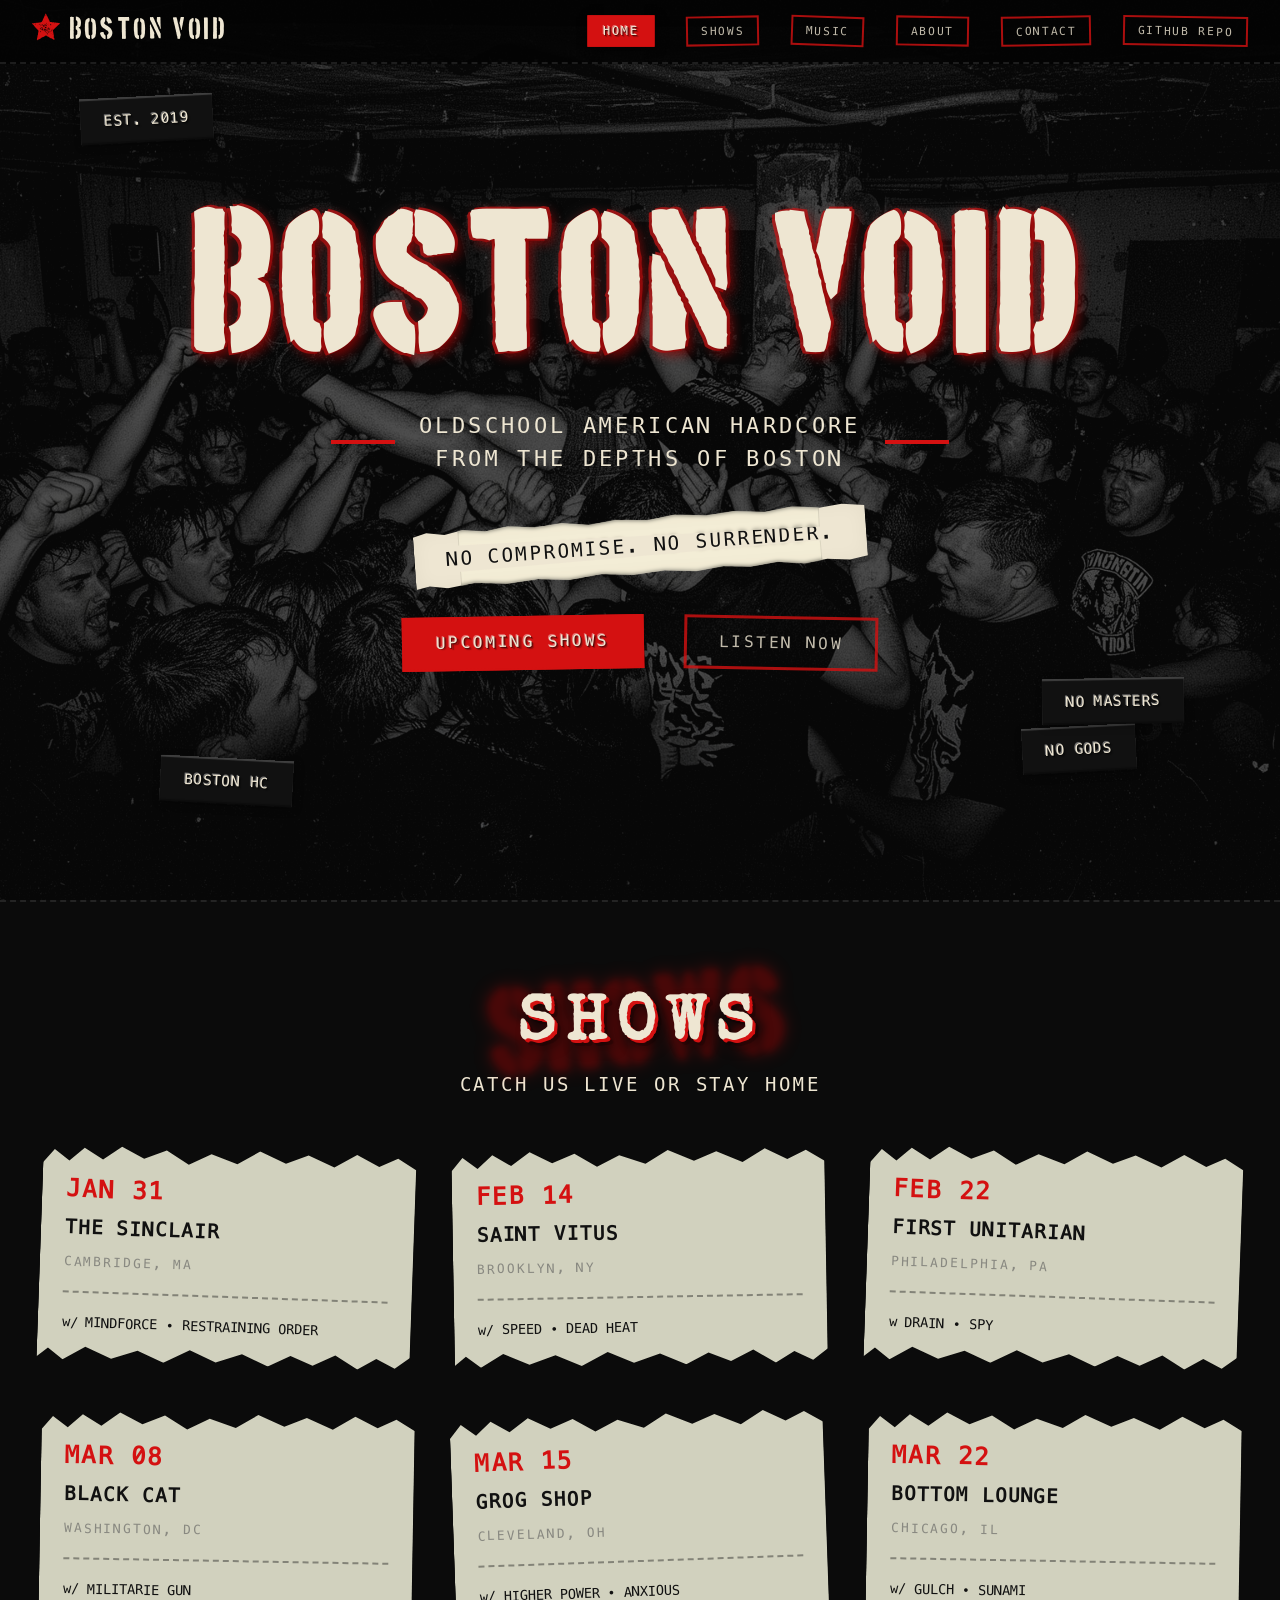
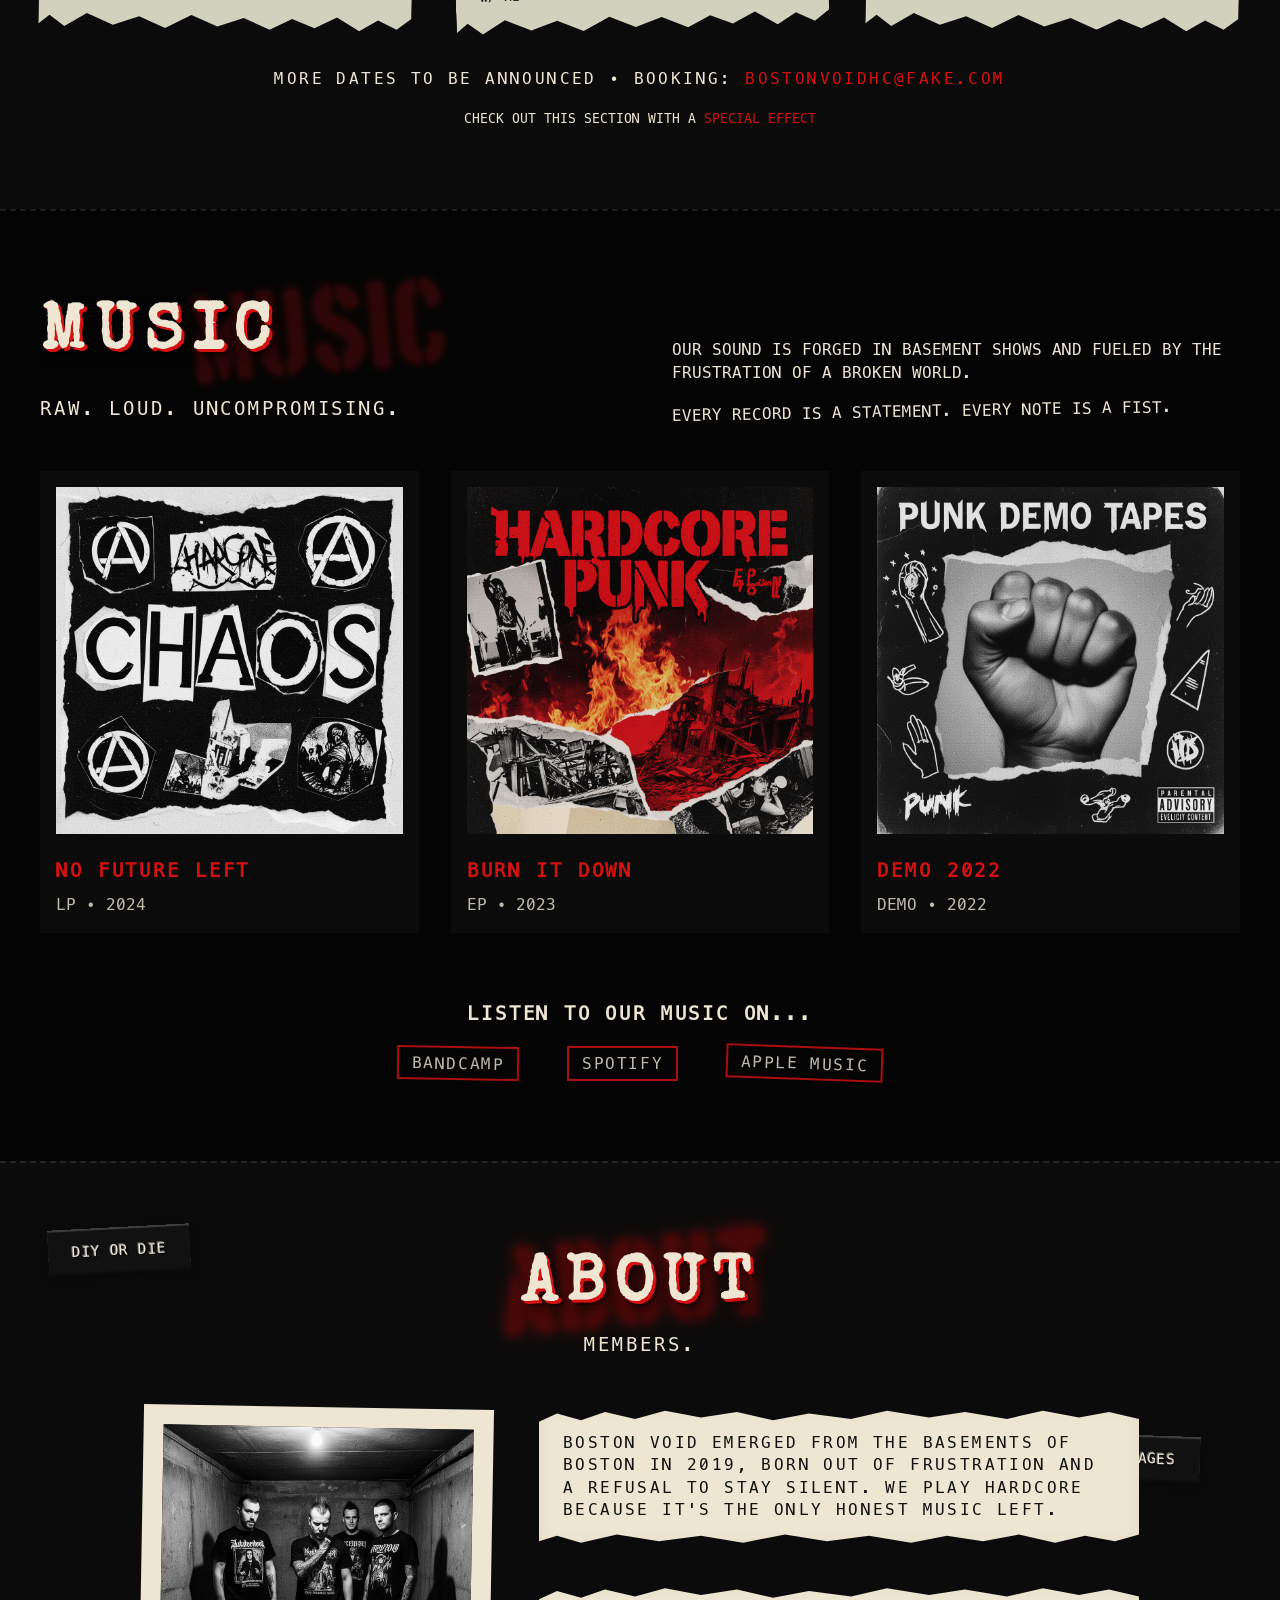
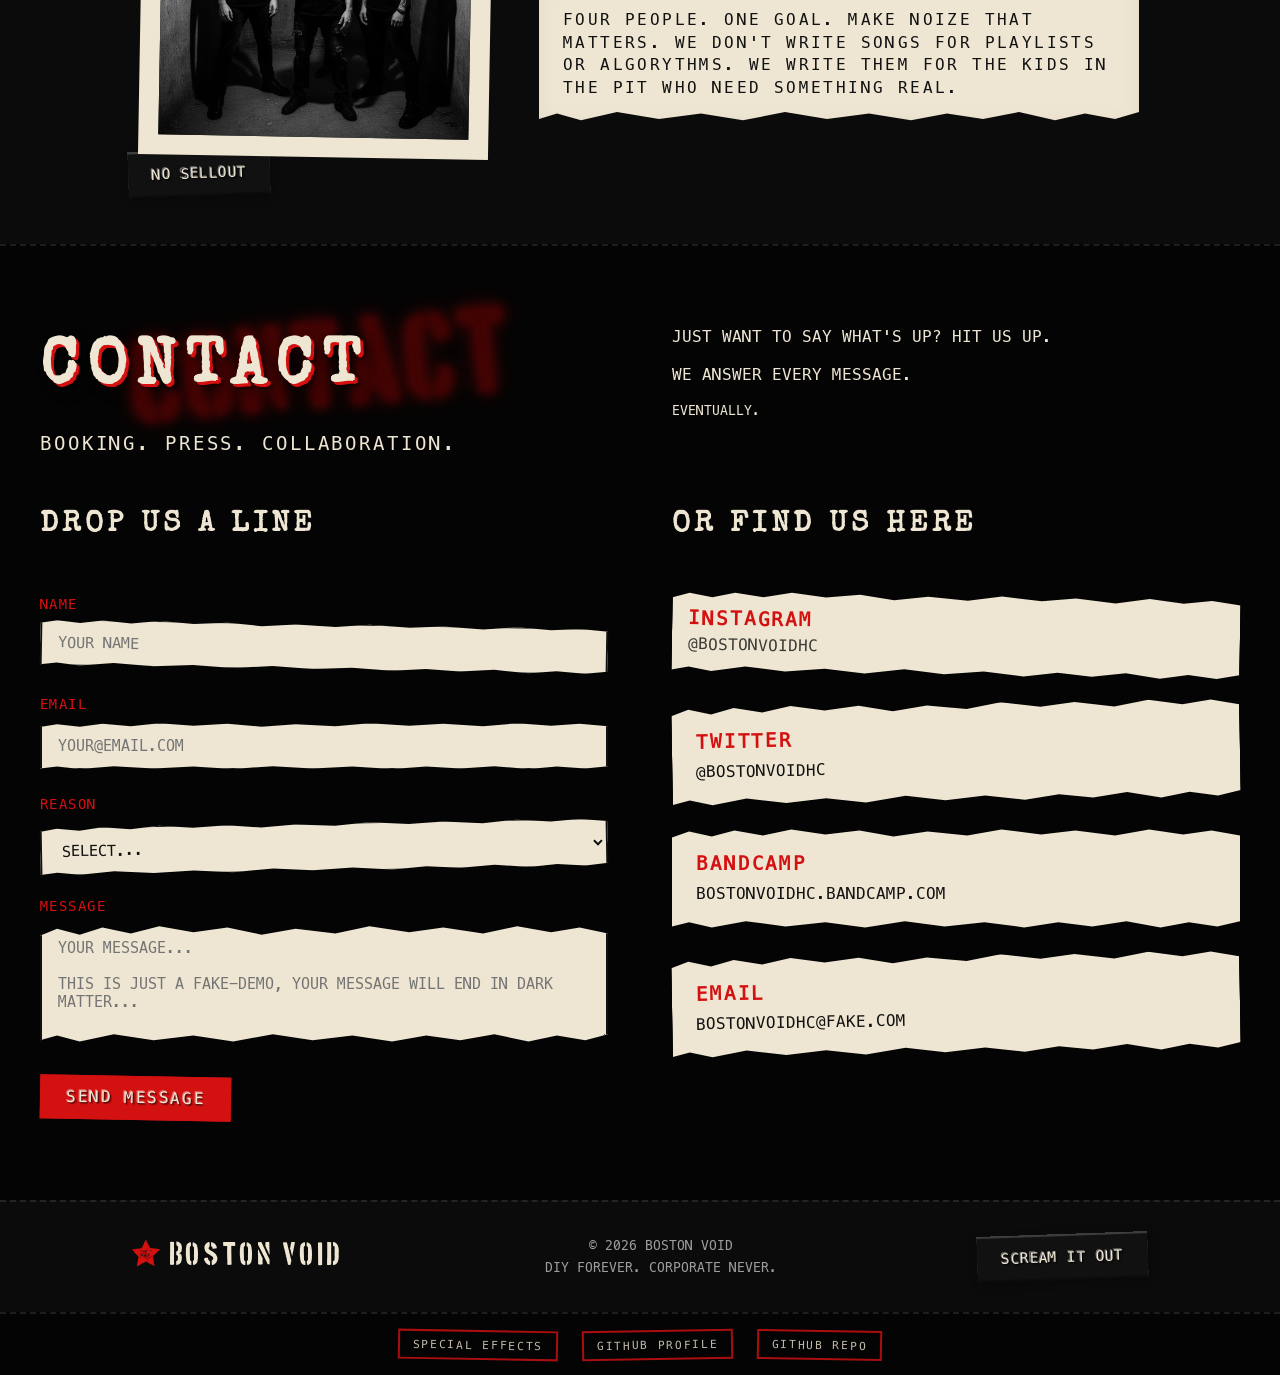
<file: index.html>
<!doctype html>
<html lang="en">

    <head>
        <meta charset="UTF-8">
        <meta name="viewport" content="width=device-width, initial-scale=1.0">
        <title>Boston Void | No Compromise - No Surrender</title>

        <link rel="icon" href="assets/images/favicon.svg" type="image/svg+xml">
        <link rel="icon" href="assets/images/favicon.png" type="image/png">

        <link rel="preload" href="assets/fonts/fira-mono-regular.woff2" as="font" type="font/woff2" crossorigin>
        <link rel="preload" href="assets/fonts/special-elite-regular.woff2" as="font" type="font/woff2" crossorigin>
        <link rel="preload" href="assets/fonts/boston-traffic.woff2" as="font" type="font/woff2" crossorigin>

        <link rel="stylesheet" href="assets/css/style.css">
        <link rel="stylesheet" href="assets/css/variables.css">
        <link rel="stylesheet" href="assets/css/fonts.css">
        <link rel="stylesheet" href="assets/css/sections.css">
        <link rel="stylesheet" href="assets/css/components.css">
        <link rel="stylesheet" href="assets/css/utilities.css">
    </head>

    <body>

        <!-- Navigation -->
        <header>
            <nav class="nav upper">
                <div class="nav-inner">
                    <a href="#home" class="logo">
                        <img src="assets/images/favicon.svg" alt="Boston Void Logo" class="logo-icon">
                        <span>Boston Void</span>
                    </a>

                    <button class="nav-toggle" aria-label="Toggle menu" aria-expanded="false"></button>

                    <ul class="nav-links">
                        <a class="stamp-mini rotate-1 nav-link active" href="#home">Home</a>
                        <li><a class="stamp-mini rotate-n1 nav-link" href="#shows">Shows</a></li>
                        <li><a class="stamp-mini rotate-2 nav-link" href="#music">Music</a></li>
                        <li><a class="stamp-mini nav-link rotate-1" href="#about">About</a></li>
                        <li><a class="stamp-mini rotate-n1 nav-link" href="#contact">Contact</a></li>
                        <li><a href="https://github.com/dontdevpanic/boston-void" target="_blank"
                                class="stamp-mini rotate-1">GitHub
                                Repo</a></li>
                    </ul>
                </div>
            </nav>
        </header>

        <main>
            <!-- HERO SECTION -->
            <section id="home" class="hero">

                <div class="hero-bg"></div>

                <div class="hero-tag tag-embossed est rotate-n3">
                    <span>Est. 2019</span>
                </div>
                <div class="hero-stamp tag tag-embossed rotate-n3">
                    <span>No gods</span>
                </div>
                <div class="hero-stamp-2 tag tag-embossed rotate-n1">
                    <span>no masters</span>
                </div>
                <div class="hero-tag tag-embossed boston rotate-3">
                    <span>Boston HC</span>
                </div>

                <div class="hero-center">

                    <h1 class="hero-bandname">
                        <span class="glitch" data-text="BOSTON VOID">
                            <span class="glitch-text">BOSTON VOID</span>
                        </span>
                    </h1>

                    <h2 class="hero-subline upper flex align-center justify-center gap-md">
                        <span class="divider" aria-hidden="true"></span>
                        <span>Oldschool american hardcore <br> from the depths of Boston</span>
                        <span class="divider" aria-hidden="true"></span>
                    </h2>

                    <div class="hero-claim torn upper">
                        <p>
                            No Compromise.
                            No Surrender.
                        </p>
                    </div>

                    <div class="hero-buttons flex justify-center gap-lg wrap upper">
                        <a href="#shows" class="btn btn-primary rotate-n1">
                            Upcoming Shows
                        </a>
                        <a href="#music" class="btn btn-secondary rotate-1">
                            Listen Now
                        </a>
                    </div>

                </div>
            </section>

            <!-- SHOWS SECTION -->
            <section id="shows" class="section dashed-border">
                <div class="container">

                    <div class="graffiti-heading">
                        <h2 class="section-title">Shows</h2>
                        <div class="spray-effect spray-medium" aria-hidden="true">SHOWS</div>
                    </div>

                    <p class="subtitle">Catch us live or stay home</p>

                    <div class="grid gap-lg">
                        <div class="show torn bg-paper rotate-2">
                            <strong class="show-date">Jan 31</strong>
                            <div class="show-venue">The Sinclair</div>
                            <small class="show-location muted">Cambridge, MA</small>
                            <hr class="show-divider">
                            <em class="show-support"><span class="lower">w</span>/ Mindforce • Restraining Order</em>
                        </div>

                        <div class="show torn bg-paper rotate-n1">
                            <strong class="show-date">Feb 14</strong>
                            <div class="show-venue">Saint Vitus</div>
                            <small class="show-location muted">Brooklyn, NY</small>
                            <hr class="show-divider">
                            <em class="show-support"><span class="lower">w</span>/ Speed • Dead Heat</em>
                        </div>

                        <div class="show torn bg-paper rotate-2">
                            <strong class="show-date">Feb 22</strong>
                            <div class="show-venue">First Unitarian</div>
                            <small class="show-location muted">Philadelphia, PA</small>
                            <hr class="show-divider">
                            <em class="show-support"><span class="lower">w</span> Drain • Spy</em>
                        </div>

                        <div class="show torn bg-paper rotate-1">
                            <strong class="show-date">Mar 08</strong>
                            <div class="show-venue">Black CAt</div>
                            <small class="show-location muted">Washington, DC</small>
                            <hr class="show-divider">
                            <em class="show-support"><span class="lower">w</span>/ Militarie Gun</em>
                        </div>

                        <div class="show torn bg-paper rotate-n2">
                            <strong class="show-date">Mar 15</strong>
                            <div class="show-venue">Grog Shop</div>
                            <small class="show-location muted">Cleveland, OH</small>
                            <hr class="show-divider">
                            <em class="show-support"><span class="lower">w</span>/ Higher Power • Anxious</em>
                        </div>

                        <div class="show torn bg-paper rotate-1">
                            <strong class="show-date">Mar 22</strong>
                            <div class="show-venue">Bottom Lounge</div>
                            <small class="show-location muted">Chicago, IL</small>
                            <hr class="show-divider">
                            <em class="show-support"><span class="lower">w</span>/ Gulch • Sunami</em>
                        </div>
                    </div>

                    <p class="sections-footer center">
                        More dates to be announced • Booking:
                        <a href="mailto:bostonvoidhc@fake.com">bostonvoidhc@fake.com</a>
                    </p>

                    <small class="center mt-1">Check out this section with a <a href="special-effects.html">special
                            effect</a></small>
                </div>
            </section>

            <!-- MUSIC SECTION -->
            <section id="music" class="section bg-secondary music dashed-border">
                <div class="container">

                    <div class="grid-split align-center">
                        <div class="split-left">
                            <div class="graffiti-heading">
                                <h2 class="section-title left">Music</h2>
                                <div class="spray-effect spray-light" aria-hidden="true">MUSIC</div>
                            </div>
                            <p class="subtitle left">Raw. Loud. Uncompromising.</p>
                        </div>

                        <div class="split-right">
                            <p>Our sound is forged in basement shows and fueled by the
                                frustration of
                                a
                                broken world.
                            </p>
                            <p class="rotate-n1">Every record is a statement. Every note is a fist.</p>
                        </div>
                    </div>

                    <div class="card-container grid pb-2">

                        <div class="card flex col bg">
                            <img class="img-fluid" src="assets/images/album-1.jpg" alt="">
                            <strong class="card-title">No Future left</strong>
                            <p>LP • 2024</p>
                        </div>
                        <div class="card flex col bg">
                            <img class="img-fluid" src="assets/images/album-2.jpg" alt="">
                            <strong class="card-title">Burn it down</strong>
                            <p>EP • 2023</p>
                        </div>
                        <div class="card flex col bg">
                            <img class="img-fluid" src="assets/images/album-3.jpg" alt="">
                            <strong class="card-title">Demo 2022</strong>
                            <p>Demo • 2022</p>
                        </div>

                    </div>


                    <h3 class="sections-footer center">Listen to our Music on...</h3>

                    <ul class="flex row justify-center gap-xl mt-1">
                        <li><a class="stamp-button rotate-1" href="#">Bandcamp</a></li>
                        <li><a class="stamp-button" href="#">Spotify</a></li>
                        <li><a class="stamp-button rotate-2" href="#">Apple Music</a></li>
                    </ul>

                </div>
            </section>

            <!-- ABOUT SECTION -->
            <section id="about" class="section align-center about dashed-border">

                <div class="about-tags">
                    <div class="tag tag-embossed rotate-n3">
                        <span>DIY or die</span>
                    </div>
                    <div class="tag tag-embossed rotate-2">
                        <span>All Ages</span>
                    </div>
                    <div class="tag tag-embossed rotate-n2">
                        <span>No sellout</span>
                    </div>
                </div>

                <div class="container ">
                    <div class="graffiti-heading">
                        <h2 class="section-title">About</h2>
                        <div class="spray-effect spray-heavy" aria-hidden="true">ABOUT</div>
                    </div>
                    <p class="subtitle">Members.</p>

                    <div class="flex align-center justify-center gap-xl">

                        <div class="about-image align-center">
                            <img class="rotate-1" src="assets/images/band-photo.jpg"
                                alt="Image of Band Members Boston Void">
                        </div>
                        <div class="about-text">
                            <p class="statement left torn">
                                Boston Void emerged from the basements of Boston in 2019, born out of frustration and a
                                refusal to stay silent. We play Hardcore because it's the only honest music left.
                            </p>
                            <p class="statement left torn">
                                Four people. One goal. Make noize that matters. We don't write songs for playlists or
                                algorythms. We write them for the kids in the pit who need something real.
                            </p>
                        </div>

                    </div>

                </div>
            </section>

            <!-- CONTACT SECTION -->
            <section id="contact" class="section contact bg-secondary dashed-border">

                <div class="container">

                    <div class="grid-split">
                        <!-- LEFT: Heading + Subtitle -->
                        <div class="split-left">
                            <div class="graffiti-heading">
                                <h2 class="section-title left">Contact</h2>
                                <div class="spray-effect spray-medium" aria-hidden="true">CONTACT</div>
                            </div>
                            <p class="subtitle left">Booking. Press. Collaboration.</p>
                        </div>

                        <!-- RIGHT: Text -->
                        <div class="split-right">
                            <p>Just want to say what's up? Hit us up.</p>
                            <p>We answer every message.</p>
                            <small>Eventually.</small>
                        </div>


                    </div>

                    <div class="container">

                        <div class="grid-split">

                            <!-- FORMULAR -->
                            <div class="split-left">

                                <h3 class="contact-subtitle upper">Drop us a line</h3>
                                <form class="form">
                                    <div class="form-group">
                                        <label for="name" class="form-label">Name</label>
                                        <input type="text" id="name" name="name" class="form-input torn rotate-1"
                                            placeholder="Your name" required>
                                    </div>

                                    <div class="form-group">
                                        <label for="email" class="form-label">Email</label>
                                        <input type="email" id="email" name="email" class="form-input torn"
                                            placeholder="your@email.com" required>
                                    </div>

                                    <div class="form-group">
                                        <label for="reason" class="form-label">Reason</label>
                                        <select id="reason" name="reason" class="form-input torn rotate-n1">
                                            <option value="">Select...</option>
                                            <option value="booking">Booking</option>
                                            <option value="press">Press</option>
                                            <option value="collab">Collaboration</option>
                                            <option value="other">Just saying hi</option>
                                        </select>
                                    </div>

                                    <div class="form-group">
                                        <label for="message" class="form-label">Message</label>
                                        <textarea id="message" name="message" class="form-input form-textarea torn"
                                            rows="5" placeholder="Your message...  

This is just a fake-demo, your message will end in dark matter..." required></textarea>
                                    </div>

                                    <button type="submit" class="stamp-button btn-primary rotate-1">
                                        Send Message
                                    </button>
                                </form>
                            </div>

                            <!-- SOCIAL LINKS -->
                            <div class="split-right">
                                <h3 class="contact-subtitle">Or find us here</h3>

                                <div class="social-cards">
                                    <a href="#" class="card torn rotate-1">
                                        <strong class="card-title">Instagram</strong>
                                        <p class="ink">@bostonvoidhc</p>
                                    </a>

                                    <a href="#" class="social-card torn rotate-n1">
                                        <strong class="card-title">Twitter</strong>
                                        <p class="ink">@bostonvoidhc</p>
                                    </a>

                                    <a href="#" class="social-card torn">
                                        <strong class="card-title">Bandcamp</strong>
                                        <p class="ink">bostonvoidhc.bandcamp.com</p>
                                    </a>

                                    <a href="mailto:bostonvoidhc@fake.com" class="social-card torn rotate-n1">
                                        <strong class="card-title">Email</strong>
                                        <p class="ink">bostonvoidhc@fake.com</p>
                                    </a>
                                </div>
                            </div>

                        </div>

                    </div>
            </section>

        </main>

        <footer class="footer flex justify-around align-center">

            <div class="logo">
                <img src="assets/images/favicon.svg" alt="Boston Void Logo" class="logo-icon">
                <span>Boston Void</span>
            </div>
            <small>
                © 2026 Boston Void<br>
                DIY Forever. Corporate never.
            </small>
            <div class="tag tag-embossed est rotate-n2">
                <span>Scream it out</span>
            </div>
        </footer>

        <div class="footer-legal bg-secondary">
            <ul class="flex justify-center align-center gap-md">
                <!-- <li><a href="#" class="stamp-mini rotate-2">Imprint</a></li>
<li><a href="#" class="stamp-mini rotate-n1">Privacy</a></li> -->
                <li><a href="special-effects.html" class="stamp-mini rotate-1">Special Effects</a></li>
                <li><a href="https://github.com/dontdevpanic" target="_blank" class="stamp-mini rotate-n1">GitHub
                        Profile</a></li>
                <li><a href="https://github.com/dontdevpanic/boston-void" target="_blank"
                        class="stamp-mini rotate-1">GitHub
                        Repo</a></li>
            </ul>
        </div>

        <button id="scrollTopBtn" title="Nach oben">⬆︎</button>
        <script src="assets/js/main.js" defer></script>
    </body>

</html>
</file>
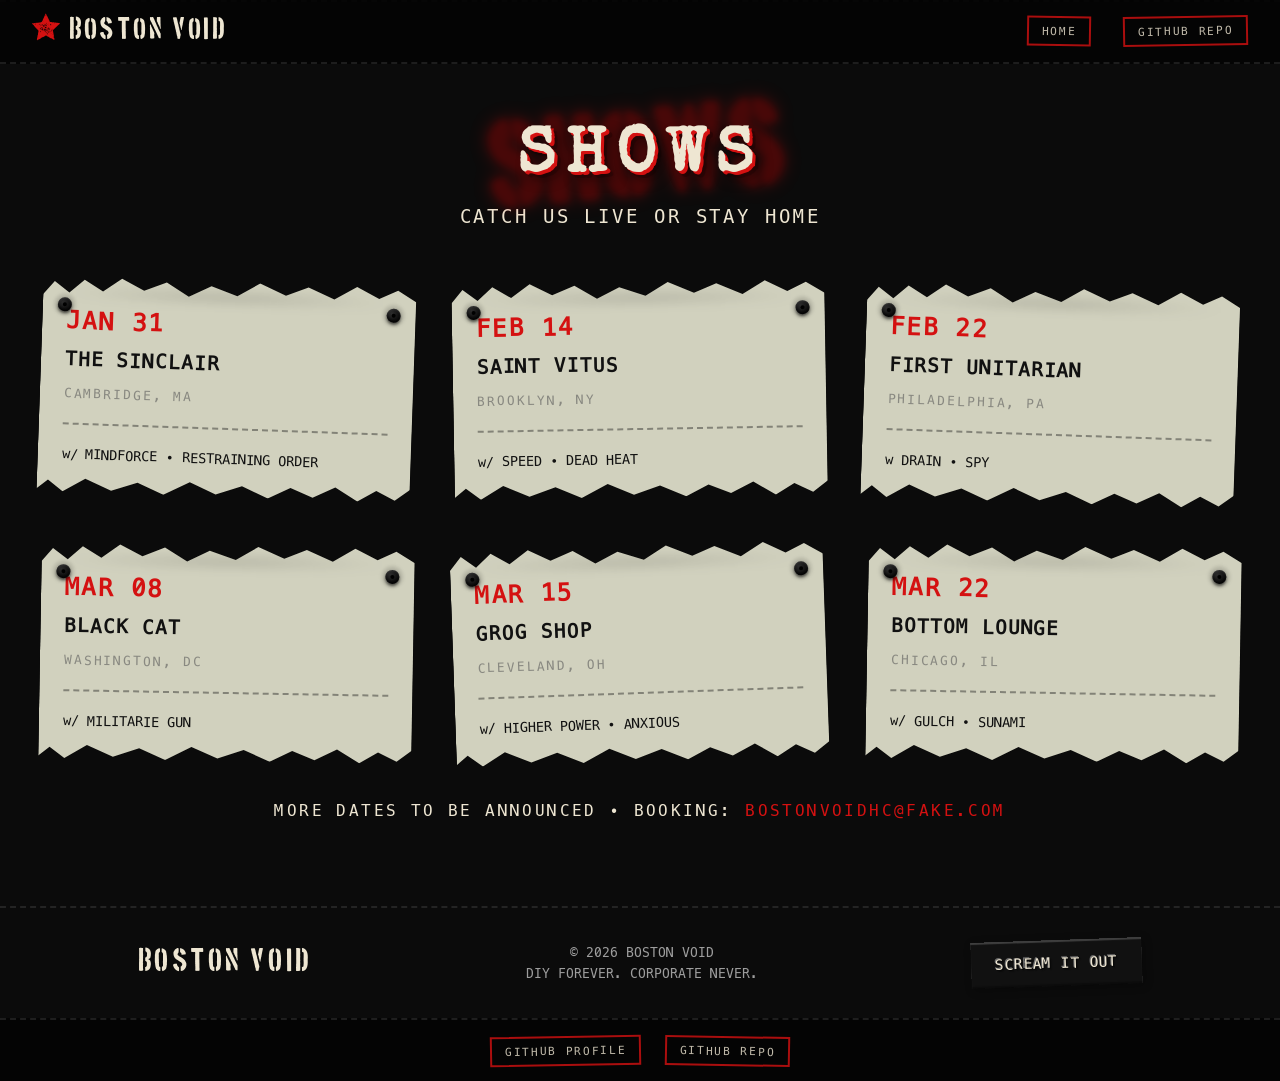
<file: special-effects.html>
<!doctype html>
<html lang="en">

    <head>
        <meta charset="UTF-8">
        <meta name="viewport" content="width=device-width, initial-scale=1.0">
        <title>Boston Void | No Compromise - No Surrender</title>
        <link rel="icon" href="assets/images/favicon.svg" type="image/svg+xml">
        <link rel="icon" href="assets/images/favicon.png" type="image/png">

        <link rel="preload" href="assets/fonts/fira-mono-regular.woff2" as="font" type="font/woff2" crossorigin>
        <link rel="preload" href="assets/fonts/special-elite-regular.woff2" as="font" type="font/woff2" crossorigin>
        <link rel="preload" href="assets/fonts/boston-traffic.woff2" as="font" type="font/woff2" crossorigin>

        <link rel="stylesheet" href="assets/css/style.css">
        <link rel="stylesheet" href="assets/css/variables.css">
        <link rel="stylesheet" href="assets/css/fonts.css">
        <link rel="stylesheet" href="assets/css/sections.css">
        <link rel="stylesheet" href="assets/css/special-effects.css">
        <link rel="stylesheet" href="assets/css/components.css">
        <link rel="stylesheet" href="assets/css/utilities.css">

    </head>

    <body>

        <!-- Navigation -->
        <header>
            <nav class="nav upper">
                <nav class="nav upper">
                    <div class="nav-inner">
                        <a href="index.html" class="logo">
                            <img src="assets/images/favicon.svg" alt="Boston Void Logo" class="logo-icon">
                            <span>Boston Void</span>
                        </a>

                        <button class="nav-toggle" aria-label="Toggle menu" aria-expanded="false"></button>

                        <ul class="nav-links">
                            <a class="stamp-mini rotate-1 nav-link active" href="index.html">Home</a>
                            <li><a href="https://github.com/dontdevpanic/boston-void" target="_blank"
                                    class="stamp-mini rotate-n1">GitHub
                                    Repo</a></li>
                        </ul>
                    </div>
                </nav>
        </header>

        <main>

            <!-- SHOWS SECTION -->
            <section id="shows" class="section dashed-border">
                <div class="container pt-2">

                    <div class="graffiti-heading">
                        <h2 class="section-title">Shows</h2>
                        <div class="spray-effect spray-medium" aria-hidden="true">SHOWS</div>
                    </div>

                    <p class="subtitle">Catch us live or stay home</p>

                    <div class="grid gap-lg">
                        <div class="show torn bg-paper rotate-2">
                            <span class="pin pin-l"></span>
                            <span class="pin pin-r"></span>
                            <strong class="show-date">Jan 31</strong>
                            <div class="show-venue">The Sinclair</div>
                            <small class="show-location muted">Cambridge, MA</small>
                            <hr class="show-divider">
                            <em class="show-support"><span class="lower">w</span>/ Mindforce • Restraining Order</em>
                        </div>

                        <div class="show torn bg-paper rotate-n1">
                            <span class="pin pin-l"></span>
                            <span class="pin pin-r"></span>
                            <strong class="show-date">Feb 14</strong>
                            <div class="show-venue">Saint Vitus</div>
                            <small class="show-location muted">Brooklyn, NY</small>
                            <hr class="show-divider">
                            <em class="show-support"><span class="lower">w</span>/ Speed • Dead Heat</em>
                        </div>

                        <div class="show torn bg-paper rotate-2 loose">
                            <span class="pin pin-l"></span>
                            <span class="pin pin-r"></span>
                            <strong class="show-date">Feb 22</strong>
                            <div class="show-venue">First Unitarian</div>
                            <small class="show-location muted">Philadelphia, PA</small>
                            <hr class="show-divider">
                            <em class="show-support"><span class="lower">w</span> Drain • Spy</em>
                        </div>

                        <div class="show torn bg-paper rotate-1">
                            <span class="pin pin-l"></span>
                            <span class="pin pin-r"></span>
                            <strong class="show-date">Mar 08</strong>
                            <div class="show-venue">Black CAt</div>
                            <small class="show-location muted">Washington, DC</small>
                            <hr class="show-divider">
                            <em class="show-support"><span class="lower">w</span>/ Militarie Gun</em>
                        </div>

                        <div class="show torn bg-paper rotate-n2">
                            <span class="pin pin-l"></span>
                            <span class="pin pin-r"></span>
                            <strong class="show-date">Mar 15</strong>
                            <div class="show-venue">Grog Shop</div>
                            <small class="show-location muted">Cleveland, OH</small>
                            <hr class="show-divider">
                            <em class="show-support"><span class="lower">w</span>/ Higher Power • Anxious</em>
                        </div>

                        <div class="show torn bg-paper rotate-1">
                            <span class="pin pin-l"></span>
                            <span class="pin pin-r"></span>
                            <strong class="show-date">Mar 22</strong>
                            <div class="show-venue">Bottom Lounge</div>
                            <small class="show-location muted">Chicago, IL</small>
                            <hr class="show-divider">
                            <em class="show-support"><span class="lower">w</span>/ Gulch • Sunami</em>
                        </div>
                    </div>

                    <p class="sections-footer center">
                        More dates to be announced • Booking:
                        <a href="mailto:bostonvoidhc@fake.com">bostonvoidhc@fake.com</a>
                    </p>
                </div>
            </section>

        </main>

        <footer class="footer flex justify-around align-center">
            <div class="logo">Boston Void</div>
            <small>
                © 2026 Boston Void<br>
                DIY Forever. Corporate never.
            </small>
            <div class="tag tag-embossed est rotate-n2">
                <span>Scream it out</span>
            </div>
        </footer>
        <div class="footer-legal bg-secondary">
            <ul class="flex justify-center align-center gap-md">
                <!-- <li><a href="#" class="stamp-mini rotate-2">Imprint</a></li>
                <li><a href="#" class="stamp-mini rotate-n1">Privacy</a></li> -->
                <li><a href="https://github.com/dontdevpanic" target="_blank" class="stamp-mini rotate-n1">GitHub
                        Profile</a></li>
                <li><a href="https://github.com/dontdevpanic/boston-void" target="_blank"
                        class="stamp-mini rotate-1">GitHub
                        Repo</a></li>
            </ul>
        </div>
        <button id="scrollTopBtn" title="Nach oben">⬆︎</button>
        <script src="assets/js/main.js" defer></script>
    </body>

</html>
</file>
<file: assets/css/style.css>
/* ======================================
   BOSTON VOID - HARDCORE PUNK STYLE.CSS
   ====================================== */

/* ==== RESET ==== */
*,
*::before,
*::after {
    box-sizing: border-box;
    margin: 0;
    padding: 0;
}

html {
    scroll-behavior: smooth;
    font-size: 100%;
}

h2 {
    font-family: var(--heading);
}

a {
    color: var(--blood);
    font-family: var(--font-body);
    font-weight: 500;
    text-decoration: none;
    transition: opacity 0.3s ease;
}

a:hover {
    opacity: 0.7;
}

a,
.btn,
button,
.stamp-button,
.stamp-mini,
.nav-toggle {
    cursor: url("../images/metalhand.cur"), pointer;
}

/* Respect User-Preferences */
@media (prefers-reduced-motion: reduce) {
    html {
        scroll-behavior: auto;
    }

    .glitch::before,
    .glitch::after {
        animation: none;
    }
}


/* ==== BASE ==== */
body {
    margin: 0;
    background: var(--bg);
    color: var(--paper);
    font-family: var(--font-body);
    text-transform: uppercase;
    line-height: 1.4;
}

::selection {
    background-color: var(--blood);
    color: var(--paper);
}

/* ==== NAVIGATION ==== */

.nav {
    position: fixed;
    inset: 0 0 auto 0;
    background: var(--bg-secondary);
    border-bottom: 2px dashed rgba(255, 255, 255, 0.1);
    z-index: 100;
}

.nav-inner {
    display: flex;
    justify-content: space-between;
    align-items: center;
    padding: 1rem 2rem;
}

.logo {
    font-family: var(--heading);
    color: var(--paper);
    font-size: 1.5rem;
    text-decoration: none;
    line-height: 1;
    font-weight: 400;
    letter-spacing: 0.1em;
    /* text-shadow: 
    2px 2px 0 var(--blood);*/
    transition: color 0.3s ease;
    display: flex;
    align-items: center;
    gap: 0.6rem;
}

.logo-icon {
    width: 28px;
    height: 28px;
    display: block;
    /* filter: drop-shadow(1px 1px 0 var(--paper)); */
    transform: translateY(-4px);
}

.logo:hover {
    color: var(--blood);
    /* text-shadow: 
    2px 2px 0 var(--paper);*/
}

.nav-links {
    display: flex;
    gap: 2rem;
    list-style: none;
}

.nav-links a.active {
    background: var(--blood);
    color: var(--paper);
    text-shadow:
        1px 1px 0 rgba(0, 0, 0, 0.5),
        2px 2px 1px rgba(0, 0, 0, 0.3),
        -1px -1px 0 rgba(255, 255, 255, 0.3),
        -1px -1px 1px rgba(255, 255, 255, 0.2);
    transform: rotate(0deg) scale(1.05);
    box-shadow: 2px 2px 8px rgba(0, 0, 0, 0.5);
    opacity: 1;
}

.nav-links a:focus-visible {
    outline: 2px solid var(--warning);
    outline-offset: 4px;
}

.nav-toggle {
    display: none;
    background: none;
    border: none;
    color: var(--blood);
    font-size: 2rem;
    cursor: url("../images/metalhand.cur"), pointer;
    padding: 0.5rem;
    line-height: 1;
    z-index: 101;
    transition: color 0.3s ease;
}

.nav-toggle:hover {
    background: var(--blood);
    color: var(--paper);
}

.nav-toggle::before {
    content: "☰";
}

.nav-toggle.open::before {
    content: "✕";
}

/* ============================================
   TO TOP
   ============================================ */

#scrollTopBtn {
    position: fixed;
    bottom: 2rem;
    right: 2rem;
    width: 44px;
    height: 44px;
    background-color: var(--bg-muted);
    /* border-radius: 8px; */
    /* border: 2px solid var(--blood); */
    border: transparent;
    color: var(--paper);
    font-size: 1.5rem;
    cursor: url("../images/metalhand.cur"), pointer;
    opacity: 0;
    visibility: hidden;
    transform: translateY(10px);
    transition: all 300ms ease;
    z-index: 80;
    display: flex;
    align-items: center;
    justify-content: center;
}

#scrollTopBtn.visible {
    opacity: 1;
    visibility: visible;
    transform: translateY(0);
}

#scrollTopBtn:hover {
    transform: translateY(-4px);
    color: var(--paper);
    /* border: 2px solid var(--blood); */
    border: transparent;
    background-color: var(--blood);
}

/* TABLETS & SMALL DESKTOPS */

@media (min-width: 769px) and (max-width: 1024px) {

    .nav-links {
        gap: 1.5rem;
    }

    .nav-links a {
        font-size: 0.75rem;
    }


}

@media (max-width: 940px) {

    /* ==== NAVIGATION ==== */
    .nav-toggle {
        display: flex;
        align-items: center;
        justify-content: center;
        padding: 0.5rem;
        line-height: 1;
        transform: translateY(-5px);
    }

    .nav-inner {
        padding: 1rem 2rem 0.5rem;
    }

    .nav-links {
        position: absolute;
        top: 100%;
        left: 0;
        right: 0;
        background: var(--bg-secondary);
        flex-direction: column;
        align-items: center;
        gap: 0;
        padding: 0;
        display: none;
        border-bottom: var(--border-subtile);
        box-shadow: 0 4px 12px rgba(0, 0, 0, 0.5);
    }

    .nav-links.open {
        display: flex;
    }

    .nav-links li {
        width: 100%;
        text-align: center;
    }

    .nav-links li:last-child {
        border-bottom: none;
    }

    .nav-links a {
        text-align: center;
        width: 100%;
        background-color: var(--bg);
        transform: rotate(0deg) !important;
        border: none;
        border-bottom: 1px solid rgba(255, 255, 255, 0.1);
        display: block;
        padding: 1.25rem;
        font-size: 1.1rem;
    }

    .nav-links a.active {
        transform: none;
        box-shadow: none;
    }

    .stamp-button,
    .stamp-mini {
        opacity: 1;
        background: var(--blood);
        color: var(--paper);
    }
}
</file>
<file: assets/css/variables.css>
/* ======================================
   BOSTON VOID - VARIABLES.CSS
   ====================================== */

:root {
    --paper: #eee6d2;
    --ink: #111;
    --blood: #d41111;
    --warning: #ffd400;
    --muted: #9b9b9b;

    --bg: #0b0b0b;
    --bg-muted: #272726;
    --bg-secondary: rgba(4, 4, 4, 0.9);
    --border-subtile: 1px solid #333;

    --font-body: 'Menlo', 'Fira Mono', ui-monospace, SFMono-Regular, Consolas, monospace;
    --heading: 'Boston', Arial, Helvetica, sans-serif;
    --font-accent: 'Special Elite', 'Courier New', Courier, 'Georgia', 'Times New Roman', serif;
}
</file>
<file: assets/css/fonts.css>
/* ======================================
   BOSTON VOID - FONTS.CSS
   ====================================== */

@font-face {
    font-family: 'Boston';
    src: url('../fonts/boston-traffic.woff2') format('woff2'),
        url('../fonts/boston-traffic.woff') format('woff');
    font-weight: 400;
    font-style: normal;
    font-display: swap;
}

@font-face {
    font-family: 'Special Elite';
    src: url('../fonts/special-elite-regular.woff2') format('woff2'),
        url('../fonts/special-elite-regular.woff') format('woff');
    font-weight: 400;
    font-style: normal;
    font-display: swap;
}

@font-face {
    font-family: 'Menlo';
    src: url('../fonts/menlo-regular.woff2') format('woff2'),
        url('../fonts/menlo-regular.woff') format('woff');
    font-weight: 400;
    font-style: normal;
    font-display: swap;
}

@font-face {
    font-family: 'Fira Mono';
    src: url('../fonts/fira-mono-regular.woff2') format('woff2'),
        url('../fonts/fira-mono-regular.woff') format('woff');
    font-weight: 400;
    font-style: normal;
    font-display: swap;
}

@font-face {
    font-family: 'Fira Mono';
    src: url('../fonts/fira-mono-medium.woff2') format('woff2'),
        url('../fonts/fira-mono-medium.woff') format('woff');
    font-weight: 500;
    font-style: normal;
    font-display: swap;
}

@font-face {
    font-family: 'Fira Mono';
    src: url('../fonts/fira-mono-bold.woff2') format('woff2'),
        url('../fonts/fira-mono-bold.woff') format('woff');
    font-weight: 700;
    font-style: normal;
    font-display: swap;
}
</file>
<file: assets/css/sections.css>
/* ======================================
   BOSTON VOID - SECTIONS.CSS
   ====================================== */

/* ==== SHARED STYLES ==== */

.section {
    padding: 5rem 2rem;
    scroll-margin-top: 60px;
    position: relative;
}

.container {
    max-width: 1200px;
    margin: 0 auto;
}

.section-title {
    font-family: var(--font-accent);
    font-size: clamp(2.5rem, 8vw, 4rem);
    color: var(--paper);
    text-align: center;
    letter-spacing: 0.15em;
    text-shadow:
        3px 3px 0 var(--blood),
        6px 6px 0 rgba(0, 0, 0, 0.2),
        8px 8px 12px rgba(0, 0, 0, 0.5);
    position: relative;
    z-index: 2;
}

.graffiti-heading {
    position: relative;
}

.spray-effect {
    position: absolute;
    top: -20px;
    left: 50%;
    transform: translateX(-50%) rotate(-5deg);
    font-size: 6rem;
    color: var(--blood);
    opacity: 0.25;
    font-family: var(--heading);
    pointer-events: none;
    z-index: 0;

    filter: blur(3px) contrast(1.5);
    text-shadow:
        0 0 10px var(--blood),
        0 0 20px var(--blood),
        2px 2px 4px rgba(212, 17, 17, 0.5),
        -2px -2px 4px rgba(212, 17, 17, 0.3);
}

.spray-light {
    filter: blur(2px);
    opacity: 0.2;
    text-shadow:
        0 0 8px var(--blood),
        2px 2px 3px rgba(212, 17, 17, 0.4);
}

.spray-medium {
    filter: blur(3px) contrast(1.5);
    opacity: 0.25;
    text-shadow:
        0 0 10px var(--blood),
        0 0 20px var(--blood),
        2px 2px 4px rgba(212, 17, 17, 0.5);
}

.subtitle {
    font-family: var(--font-body);
    font-size: 1.2rem;
    text-align: center;
    text-transform: uppercase;
    letter-spacing: 0.15em;
    margin-bottom: 3rem;
}

.torn {
    background: var(--paper);
    clip-path: polygon(0% 10%, 3% 4%, 7% 9%, 11% 3%, 16% 8%, 21% 2%, 27% 7%, 33% 3%,
            39% 9%, 45% 4%, 52% 8%, 58% 2%, 65% 7%, 71% 3%, 78% 8%, 84% 2%,
            90% 7%, 95% 3%, 100% 8%,
            100% 92%, 96% 97%, 91% 93%, 86% 98%, 80% 92%, 74% 97%, 68% 93%,
            62% 98%, 55% 93%, 48% 97%, 41% 92%, 34% 98%, 27% 93%, 20% 97%,
            13% 92%, 7% 98%, 3% 93%, 0% 97%);
}

.sections-footer {
    color: var(--paper);
    font-family: var(--font-body);
    text-transform: uppercase;
    letter-spacing: 0.15em;
    line-height: 1.8;
}

/* ==== HERO SECTION ==== */

.hero {
    position: relative;
    min-height: 100vh;
    overflow: hidden;
    display: grid;
    place-items: center;
    z-index: 1;
}

.hero-bg {
    position: absolute;
    inset: 0;
    background: url("../images/hero-bg.jpg") center / cover no-repeat;
    filter: contrast(1.2) brightness(0.9);
    opacity: 0.3;
    pointer-events: none;
    z-index: 0;
}

/* HERO CENTER Content */

.hero-center {
    max-width: 90vw;
    padding: clamp(1rem, 3vw, 2rem);
    margin: 0 auto;
    text-align: center;
    position: relative;
    z-index: 2;
    display: flex;
    flex-direction: column;
    gap: clamp(1.2rem, 4vw, 2.5rem);
}

.hero-subline {
    font-family: var(--font-body);
    font-size: clamp(1rem, 2vw, 1.4rem);
    font-weight: normal;
}

.hero-subline span:not(.divider) {
    line-height: 1.5;
}

/*  HERO DECORATIONS (Tags & Stamps) */

.hero-tag {
    position: absolute;
}

.hero-tag.est {
    top: 6rem;
    left: 5rem;
}

.hero-tag.boston {
    bottom: 6rem;
    left: 10rem;
    transform: rotate(3deg);
}

/* STAMP */
.hero-stamp {
    position: absolute;
    bottom: 8rem;
    right: 9rem;
}

.hero-stamp-2 {
    position: absolute;
    bottom: 11rem;
    right: 6rem;
}

/* ==== HERO CLAIM - TAPE EFFECT NO COMPROMISE ==== */

.hero-claim,
.statement {
    max-width: 600px;
    font-size: 1.2rem;
    text-align: center;
    line-height: 1.75rem;
    padding: 1rem 2rem;
    margin: 0 auto;
    position: relative;
    background: var(--paper);
    color: var(--ink);
    font-family: var(--font-body);
    box-shadow:
        2px 3px 8px rgba(0, 0, 0, 0.4),
        inset 0 0 20px rgba(0, 0, 0, 0.05);
}

/* TAPE TOP & BOTTOM */
.hero-claim::before,
.hero-claim::after {
    content: '';
    position: absolute;
    left: 50%;
    transform: translateX(-50%);
    width: 80%;
    height: 30px;
    background: rgba(255, 250, 220, 0.3);
    backdrop-filter: blur(2px);
    border-left: 1px solid rgba(0, 0, 0, 0.1);
    border-right: 1px solid rgba(0, 0, 0, 0.1);
}

.hero-claim::before {
    top: -10px;
    transform: translateX(-50%) rotate(1deg);
}

.hero-claim::after {
    bottom: -10px;
    transform: translateX(-50%) rotate(-1deg);
}

/* ==== DIVIDER ==== */

.divider {
    width: 4rem;
    height: 4px;
    background-color: var(--blood);
    flex-shrink: 0;
    position: relative;
}

/* ==== GLITCH EFFECT - BAND NAME ==== */

.glitch {
    position: relative;
    display: inline-block;
    font-family: var(--heading);
    font-size: clamp(3rem, 12vw, 10rem);
    line-height: 0.9;
    letter-spacing: 0.02em;
    text-transform: none;
}

/* REAL TEXT – ALWAYS ON TOP */
.glitch-text {
    position: relative;
    z-index: 3;
    color: var(--paper);
    text-shadow:
        4px 4px 12px rgba(136, 0, 0, 0.9),
        0 0 20px rgba(255, 255, 255, 0.1);
}

/* SHARED GLITCH LAYERS */
.glitch::before,
.glitch::after {
    content: attr(data-text);
    position: absolute;
    inset: 0;
    pointer-events: none;
}

.glitch::before {
    color: var(--blood);
    transform: translate(3px, -2px);
    opacity: 0.7;
    z-index: 2;
    animation: glitch-shift 0.3s infinite steps(2);
}

.glitch::after {
    color: var(--blood);
    transform: translate(-3px, 2px);
    opacity: 0.7;
    z-index: 1;
    animation: glitch-shift-alt 0.4s infinite steps(3);
}

@keyframes glitch-shift {

    0%,
    100% {
        transform: translate(2px, -2px);
        clip-path: inset(0 0 85% 0);
    }

    25% {
        transform: translate(-3px, 3px);
        clip-path: inset(75% 0 0 0);
    }

    50% {
        transform: translate(3px, -1px);
        clip-path: inset(40% 0 40% 0);
    }

    75% {
        transform: translate(-2px, 2px);
        clip-path: inset(0 0 70% 0);
    }
}

@keyframes glitch-shift-alt {

    0%,
    100% {
        transform: translate(-2px, 2px);
        clip-path: inset(80% 0 0 0);
    }

    33% {
        transform: translate(3px, -3px);
        clip-path: inset(0 0 60% 0);
    }

    66% {
        transform: translate(-3px, 1px);
        clip-path: inset(30% 0 50% 0);
    }
}

/* ==== SHOWS SECTION ==== */

.show {
    position: relative;
    padding: 2rem 1.5rem;
    font-family: var(--font-body);
    display: flex;
    flex-direction: column;
    gap: 0.5rem;
    position: relative;
    box-shadow: 3px 3px 12px rgba(0, 0, 0, 0.5);
}

.show-date {
    color: var(--blood);
    font-size: 1.5rem;
    font-weight: bold;
    letter-spacing: 0.1em;
}

.show-venue {
    color: var(--ink);
    font-size: 1.2rem;
    font-weight: bold;
    letter-spacing: 0.1em;
    margin-bottom: 0.25rem;
}

.show-location {
    color: var(--ink);
    font-size: 0.8rem;
    letter-spacing: 0.15em;
}

.show-divider {
    border: none;
    border-top: 2px dashed var(--ink);
    margin: 0.75rem 0;
    opacity: 0.4;
}

.show-support {
    color: var(--ink);
    font-size: 0.85rem;
    font-style: normal;
    line-height: 1.4;
}

/* ==== MUSIC SECTION ==== */

.card-container {
    gap: 2rem;
}

.card-container img {
    transition: transform 0.3s ease;
}

.card:hover img {
    transform: scale(1.05) rotate(-1deg);
}

.card {
    padding: 1rem;
    gap: 0.5rem;
}

.card img {
    margin-bottom: 1rem;
}

.icon-list a {
    color: var(--paper)
}

ul.flex li {
    list-style: none;
}

.card-title {
    display: block;
    color: var(--blood);
    font-size: 1.2rem;
    letter-spacing: 0.15em;
}

.card p {
    margin-top: 0.1rem;
    opacity: 0.8;
}

/* ==== ABOUT SECTION ==== */
.about {
    position: relative;
}

.about-tags .tag {
    position: absolute;
}

.about-tags .tag:nth-child(1) {
    top: 4rem;
    left: 3rem;
}

.about-tags .tag:nth-child(2) {
    top: 40%;
    right: 5rem;
}

.about-tags .tag:nth-child(3) {
    bottom: 3rem;
    left: 8rem;
}

.about .flex>div:first-child {
    flex: 0 0 auto;
}

.about img {
    max-width: 350px;
    width: 100%;
    border: 20px solid var(--paper);
}

.about .claim {
    max-width: 800px;
}

/* ==== CONATCT SECTION ==== */
.contact-subtitle {
    font-family: var(--font-accent);
    font-size: 1.8rem;
    color: var(--paper);
    margin-bottom: 2rem;
    letter-spacing: 0.15em;
}

.contact .statement {
    justify-content: right;
}

/* === FORMULAR === */

.form {
    display: flex;
    flex-direction: column;
    gap: 1.5rem;
}

.form-group {
    display: flex;
    flex-direction: column;
    gap: 0.5rem;
}

.form-label {
    font-family: var(--font-body);
    font-size: 0.9rem;
    color: var(--blood);
    font-weight: 500;
    letter-spacing: 0.1em;
    text-transform: uppercase;
}

.form-input,
.form-textarea {
    text-transform: uppercase;
    padding: 0.8rem 1rem;
    font-family: inherit;
    font-size: 0.95rem;
    background: var(--paper);
    border: 2px solid var(--ink);
    color: var(--ink);
    transition: all 0.3s ease;
}

.form-input:focus,
.form-textarea:focus {
    outline: none;
    border-color: var(--blood);
    background: rgba(220, 220, 200, 0.95);
    box-shadow: 0 0 0 3px rgba(212, 17, 17, 0.1);
}

.form-textarea {
    resize: vertical;
    min-height: 120px;
}

.form button[type="submit"] {
    text-transform: uppercase;
    padding: 0.75rem 1.5rem;
    margin-top: 0.5rem;
    align-self: flex-start;
    width: auto;
}

/* === SOCIAL CARDS === */

.social-cards {
    display: flex;
    flex-direction: column;
    gap: 1.5rem;
}

.social-card {
    background: var(--paper);
    padding: 1.5rem;
    display: flex;
    flex-direction: column;
    gap: 0.3rem;
    text-decoration: none;
    transition: all 0.3s ease;
    position: relative;
}

/* ==== FOOTER ==== */

.footer {
    border-top: 2px dashed rgba(255, 255, 255, 0.1);
    padding: 2rem;
    text-align: center;
    align-items: center;
}

.footer .logo {
    display: flex;
    margin-bottom: 1rem;
    font-size: 1.6rem;
    line-height: 1;
    align-self: center;
    transform: translateY(8px);
}

.footer small {
    color: rgba(255, 255, 255, 0.6);
    line-height: 1.6;
    display: block;
}

.footer .stamp {
    position: relative;
}

.footer-legal {
    background: var(--bg);
    border-top: 2px dashed rgba(255, 255, 255, 0.1);
    padding: 1rem;
    text-align: center;
}

.footer-legal ul {
    list-style: none;
    padding: 0;
    margin: 0;
    flex-wrap: wrap;
}

/* ==== MEDIA QUERIES ==== */

/* LARGE DESKTOPS */
@media (min-width: 1025px) {
    .hero-claim {
        transform: rotate(-4deg);
    }
}

/* DESKTOPS */
@media (max-width: 1024px) {

    .hero-tag,
    .hero-stamp,
    .hero-stamp-2 {
        display: none;
    }

    .contact-layout {
        grid-template-columns: 1fr;
        gap: 3rem;
    }
}

/* TABLETS & SMALL DESKTOPS */

@media (min-width: 769px) and (max-width: 1024px) {
    .grid {
        grid-template-columns: repeat(2, 1fr);
    }

    .card-container {
        grid-template-columns: repeat(2, 1fr);
        gap: 1.5rem;
    }

    /* ==== MUSIC ==== */
    .music .split-left {
        gap: 0.5rem;
    }

    .music .grid-split {
        margin-bottom: 2rem;
        gap: 2rem;
    }

    .music .subtitle {
        margin-bottom: 0.5rem;
    }

    /* ==== CONTACT ==== */
    .contact .grid-split {
        margin-bottom: 2rem;
        gap: 1.5rem;
    }

    .contact .split-left,
    .split-right {
        gap: 0;
    }

    .contact .subtitle {
        margin-bottom: 1rem;
    }

    .contact-subtitle {
        margin-bottom: 1rem;
    }
}


@media (max-width: 768px) {

    /* ==== SECTIONS ==== */
    .section {
        padding: 4rem 1rem;
    }


    /* ==== HERO ==== */
    .hero-center {
        min-height: 50vh;
        justify-content: space-around;
    }

    .hero-claim {
        transform: none;
        font-size: 1.1rem;
        line-height: 1.5;
        max-width: 100%;
    }

    .hero-claim::before,
    .hero-claim::after {
        width: 90%;
    }

    .hero-subline {
        font-size: 0.95rem;
    }

    .glitch {
        font-size: clamp(2rem, 10vw, 4rem);
    }

    .btn {
        width: 100%;
        text-align: center;
    }

    /* ==== MUSIC ==== */
    .music .grid-split {
        margin-bottom: 2rem;
    }

    .music .subtitle {
        margin-bottom: 0.5rem;
    }

    /* ==== ABOUT ==== */

    .about .flex {
        flex-direction: column;
        justify-content: center;
        text-align: center;
    }

    .about img {
        max-width: 100%;
    }


    .about-tags {
        display: none;
    }

    .music ul.flex {
        flex-direction: column;
        align-items: center;
        gap: 1rem;
    }

    /* ==== CONTACT ==== */

    .contact .split-left {
        gap: 0.5rem;
    }

    .contact .subtitle {
        margin-bottom: 0.5rem;
    }

    .contact-subtitle {
        margin-top: 2rem;
        margin-bottom: 1rem;
    }

    .form {
        margin-bottom: 1.5rem;
    }

    .social-cards {
        gap: 1rem;
    }

    /* ==== FOOTER ==== */

    footer {
        flex-direction: column;
    }

    footer .tag {
        display: none;
    }

    .footer-legal ul li {
        min-width: 150px;
        flex: 1 1 auto;
    }
}
</file>
<file: assets/css/components.css>
/* ======================================
   BOSTON VOID - COMPONENTS.CSS
   ====================================== */

.statement {
    max-width: 600px;
    font-size: 1rem;
    padding: 1.5rem;
    line-height: 1.4;
    text-transform: uppercase;
    letter-spacing: 0.15em;
    margin-bottom: 2.5rem;
}

/* ==== BUTTONS BASE ==== */

.btn,
.stamp-button,
.stamp-mini {
    display: inline-block;
    padding: 1rem 2rem;
    font-family: var(--font-body);
    font-size: 1rem;
    letter-spacing: 0.15em;
    line-height: 1;
    text-decoration: none;
    border: 2px solid var(--blood);
    color: var(--paper);
    background: transparent;
    opacity: 0.8;
    transition: all 0.3s ease;
    cursor: url("../images/metalhand.cur"), pointer;
    position: relative;
}

.btn:focus-visible,
.stamp-button:focus-visible,
.stamp-mini:focus-visible {
    outline: 2px solid var(--blood);
    outline-offset: 4px;
}

/* ==== BUTTON SIZES ==== */

.stamp-button {
    padding: 0.5rem 0.8rem 0.4rem;
    letter-spacing: 0.1em;
}

.stamp-mini {
    padding: 0.5rem 0.8rem 0.4rem;
    font-size: 0.7rem;
}

/* ==== BUTTON VARIANTS ==== */

.btn-primary {
    opacity: 1;
    background: var(--blood);
    text-shadow:
        1px 1px 0 rgba(0, 0, 0, 0.5),
        2px 2px 1px rgba(0, 0, 0, 0.3),
        -1px -1px 0 rgba(255, 255, 255, 0.3),
        -1px -1px 1px rgba(255, 255, 255, 0.2);
}

.btn-secondary {
    border-width: 3px;
}

/* ==== HOVER STATES ==== */

.btn-primary:hover,
.btn-secondary:hover,
.stamp-button:hover,
.stamp-mini:hover {
    opacity: 1;
    transform: rotate(0deg) scale(1.05);
    background: var(--blood);
    color: var(--paper);
    text-shadow:
        1px 1px 0 rgba(0, 0, 0, 0.5),
        2px 2px 1px rgba(0, 0, 0, 0.3),
        -1px -1px 0 rgba(255, 255, 255, 0.3),
        -1px -1px 1px rgba(255, 255, 255, 0.2);
}

/* ==== CTA HERO BUTTONS ==== */

.hero-cta .btn-primary,
.hero-cta .btn-secondary {
    padding: 1rem 2rem;
    font-size: 1rem;
}

/* ==== FORM BUTTONS ==== */

button [type="submit"] .btn .btn-primary {
    text-transform: uppercase;
    padding: 0.75rem 1rem;
    font-size: 1rem;
}

/* ==== EMBOSSED TAPE ==== */

.tag-embossed span {
    background: var(--blood);
    color: var(--paper);
    font-size: 0.9rem;
    padding: 0.8rem 1.5rem;
    display: inline-block;
    text-shadow:
        1px 1px 0 rgba(0, 0, 0, 0.5),
        2px 2px 1px rgba(0, 0, 0, 0.3),
        -1px -1px 0 rgba(255, 255, 255, 0.3),
        -1px -1px 1px rgba(255, 255, 255, 0.2);
    box-shadow:
        2px 2px 8px rgba(0, 0, 0, 0.3),
        inset 0 2px 1px rgba(255, 255, 255, 0.2),
        inset 0 -2px 1px rgba(0, 0, 0, 0.3);
    letter-spacing: 0.1em;
    font-weight: 500;
}

.hero-tag.tag-embossed span,
.tag.tag-embossed span {
    background-color: var(--ink);
}

@media (max-width: 768px) {

    .hero-buttons .btn {
        width: auto;
        max-width: fit-content;
    }

    .stamp-button,
    .stamp-mini {
        opacity: 1;
        background: var(--blood);
        color: var(--paper);
        text-shadow:
            1px 1px 0 rgba(0, 0, 0, 0.5),
            2px 2px 1px rgba(0, 0, 0, 0.3),
            -1px -1px 0 rgba(255, 255, 255, 0.3),
            -1px -1px 1px rgba(255, 255, 255, 0.2);
    }

    .stamp-button:active,
    .stamp-mini:active {
        transform: scale(0.98);
    }
}
</file>
<file: assets/css/utilities.css>
/* ======================================
   BOSTON VOID - UTILITIES.CSS
   ====================================== */

/* ==== Colors ==== */
.bg {
    background: var(--bg);
}

.bg-secondary {
    background: var(--bg-secondary);
}

.bg-paper {
    background: rgba(220, 220, 200, 0.95);
}

.blood {
    color: var(--blood);
}

.ink {
    color: var(--ink);
}

/* .dark {
    color: var(--dark);
} */

.muted {
    color: rgba(89, 89, 89, 0.6);
}


/* BORDER */

.dashed-border {
    border-top: 2px dashed rgba(255, 255, 255, 0.1);
}

/* ==== TEXT ==== */

.upper {
    text-transform: uppercase;
    letter-spacing: 0.15em;
}

.lower {
    text-transform: lowercase;
}

.center {
    text-align: center;
    display: block;
}

.left {
    text-align: left;
}

/* ==== FLEX ==== */

.flex {
    display: flex;
}

.align-center {
    align-items: center;
}

.align-start {
    align-items: start;
}

.align-end {
    align-items: end;
}

.justify-center {
    justify-content: center;
}

.justify-between {
    justify-content: space-between;
}

.justify-around {
    justify-content: space-around;
}

.justify-right {
    justify-content: right;
}

.justify-left {
    justify-content: left;
}

.wrap {
    flex-wrap: wrap;
}

.col {
    flex-direction: column;
}

.row {
    flex-direction: row;
}

/* ==== GRID ==== */

.grid {
    display: grid;
    grid-template-columns: repeat(auto-fit, minmax(300px, 1fr));
    margin-bottom: 2rem;
}

.grid-split {
    display: grid;
    grid-template-columns: repeat(auto-fit, minmax(400px, 1fr));
    gap: 4rem;
}

.split-left,
.split-right {
    display: flex;
    flex-direction: column;
    gap: 1rem;
}

/* ==== IMAGES ==== */

.img-fluid {
    max-width: 100%;
    height: auto;
}

/* ==== GAP ==== */

.gap-md {
    gap: 1.5rem;
}

.gap-lg {
    gap: 2.5rem;
}

.gap-xl {
    gap: 3rem;
}

/* MARGIN */

.mt-1 {
    margin-top: 1rem;
}

.mt-3 {
    margin-top: 3rem;
}

/* PADDING */

.py-1 {
    padding-top: 1rem;
    padding-bottom: 1rem;
}

.px-1 {
    padding-left: 1rem;
    padding-right: 1rem;
}

.pt-2 {
    padding-top: 2rem;
}

.pb-2 {
    padding-bottom: 2rem;
}

.px-2 {
    padding-left: 2rem;
    padding-right: 2rem;
}


.py-2 {
    padding-top: 2rem;
    padding-bottom: 2rem;
}

/* ==== LAYOUT ==== */

/* .grid-3col {
    display: grid;
    grid-template-columns: repeat(3, 1fr);
} */

/* ROTATE */

.rotate-1 {
    transform: rotate(1deg);
}

.rotate-2 {
    transform: rotate(2deg);
}

.rotate-3 {
    transform: rotate(3deg);
}

/* n = negative */
.rotate-n1 {
    transform: rotate(-1deg);
}

.rotate-n2 {
    transform: rotate(-2deg);
}

.rotate-n3 {
    transform: rotate(-3deg);
}

@media (max-width: 768px) {
    .grid-split {
        grid-template-columns: 1fr;
        gap: 2rem;
    }
}
</file>
<file: assets/css/special-effects.css>
/* ======================================
   BOSTON VOID - SPECIAL-EFFECTS.CSS
   ====================================== */

.show::before {
    content: "";
    position: absolute;
    top: 15px;
    left: 10px;
    right: 10px;
    height: 10px;
    background: radial-gradient(ellipse at center,
            rgba(0, 0, 0, 0.25) 0%,
            transparent 70%);
    filter: blur(6px);
    z-index: -1;
}

.pin {
    position: absolute;
    width: 14px;
    height: 14px;
    border-radius: 50%;
    background: radial-gradient(circle at 35% 35%,
            #3a3a3a 0%,
            #1a1a1a 50%,
            #000 100%);
    box-shadow:
        0 2px 3px rgba(0, 0, 0, 0.6),
        inset 0 1px 2px rgba(255, 255, 255, 0.15),
        inset 0 -2px 3px rgba(0, 0, 0, 0.8);
    z-index: 10;
}

.pin::before {
    content: "";
    position: absolute;
    top: 50%;
    left: 50%;
    width: 26px;
    height: 26px;
    transform: translate(-50%, -50%);
    background: radial-gradient(circle,
            rgba(0, 0, 0, 0.30) 0%,
            rgba(0, 0, 0, 0.20) 30%,
            transparent 70%);
    filter: blur(1px);
    z-index: -1;
}

.pin::after {
    content: "";
    position: absolute;
    top: 50%;
    left: 50%;
    width: 4px;
    height: 4px;
    background: #000000;
    border-radius: 50%;
    transform: translate(-50%, -50%);
}

.pin-l {
    top: 25px;
    left: 15px;
}

.pin-r {
    display: block;
    top: 25px;
    right: 15px;
}

.show.loose {
    transform-origin: 20px 25px;
    animation: sway 3s ease-in-out infinite;
}

@keyframes sway {
    0% {
        transform: rotate(5deg);
    }

    50% {
        transform: rotate(7deg);
    }

    100% {
        transform: rotate(5deg);
    }
}

.show.loose:hover {
    animation: sway 2.5s ease-in-out infinite;
}

@media (min-width: 769px) {
    .show.loose .pin-r {
        display: none;
    }
}

@media (max-width: 768px) {
    .show.loose {
        animation: none;
        transform: none;
        rotate: 2deg;
    }

    .show.loose .pin-r {
        display: block;
    }
}
</file>
